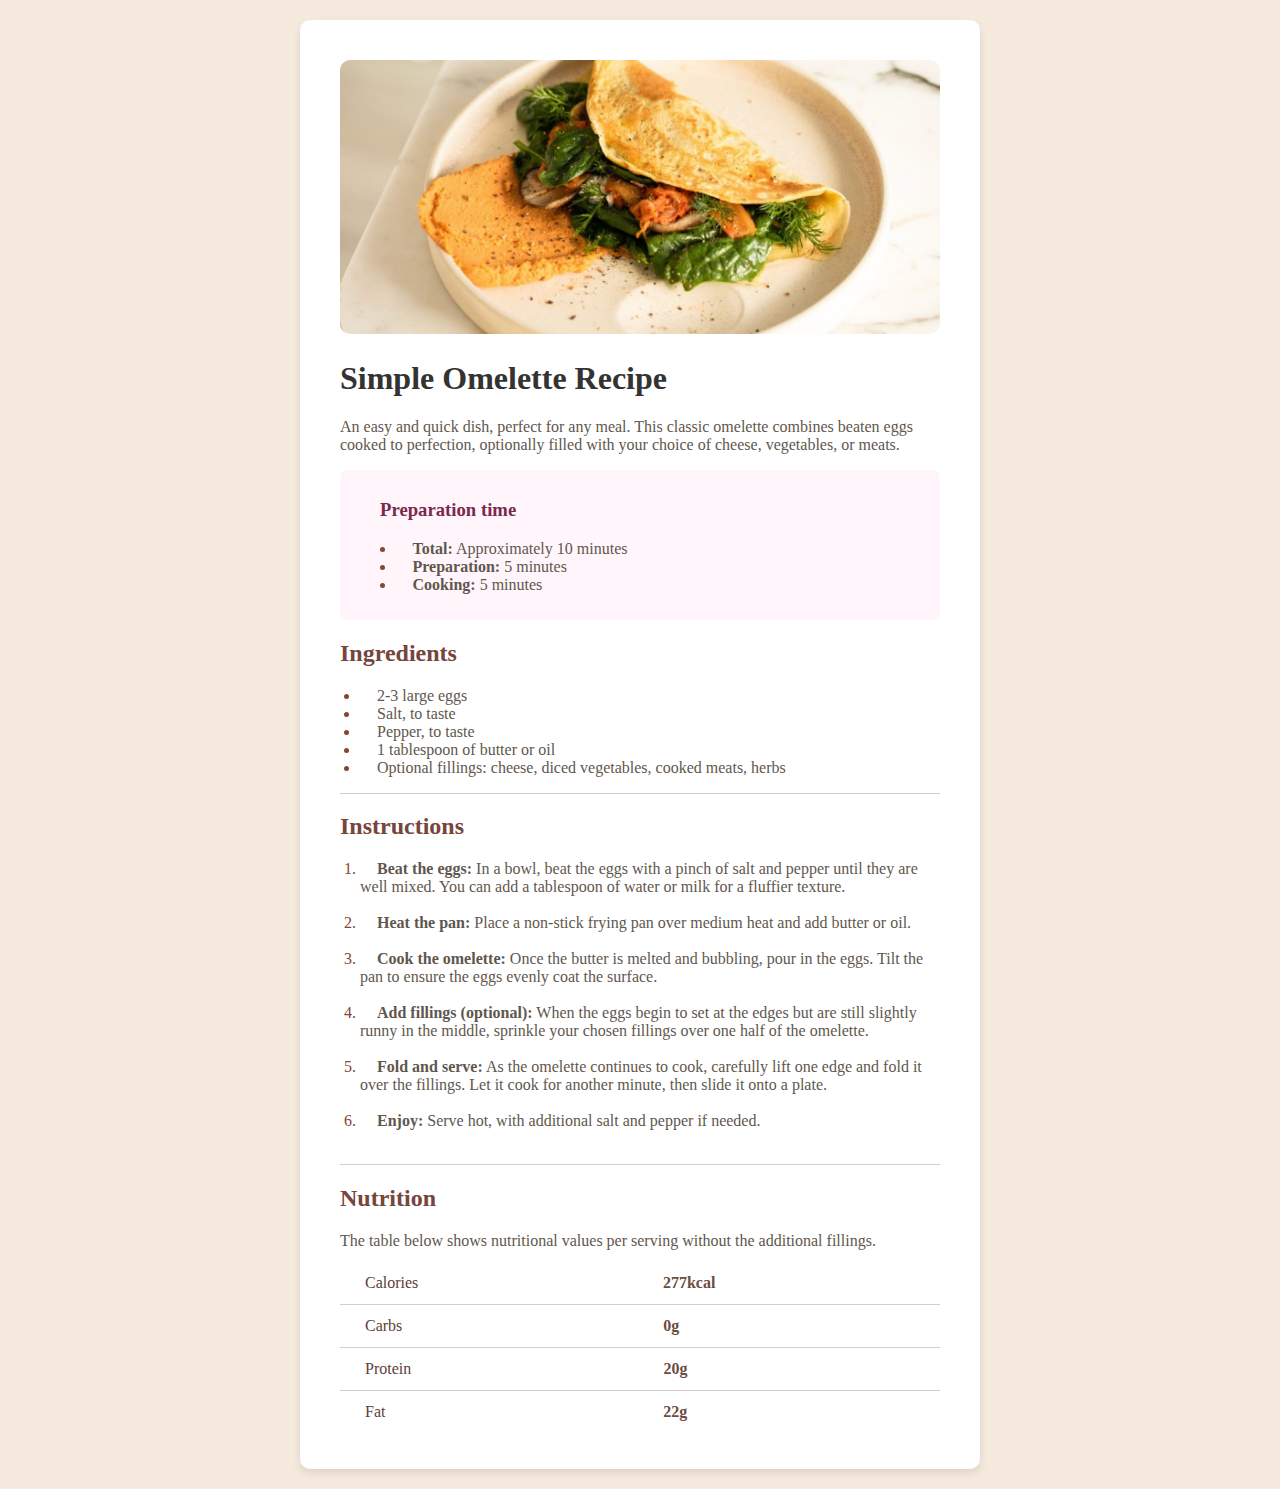
<file: index.html>
<!DOCTYPE html>
<html lang="en">
<head>
    <meta charset="UTF-8">
    <meta name="viewport" content="width=device-width, initial-scale=1.0">
    <title>Simple Omelette Recipe</title>
    <link rel="stylesheet" crossorigin href="style.css">
</head>
<body>
  <div class="container">
    <img src="image-omelette.jpeg" alt="Simple Omelette">
    <h1>Simple Omelette Recipe</h1>

    <p>An easy and quick dish, perfect for any meal. This classic omelette combines beaten eggs cooked 
    to perfection, optionally filled with your choice of cheese, vegetables, or meats.</p>

    <div class="prep-time">
        <h3>Preparation time</h3>
      <ul>
        <li class="brownbullet"><strong>Total:</strong> Approximately 10 minutes</li>
        <li class="brownbullet"><strong>Preparation:</strong> 5 minutes</li>
        <li class="brownbullet"><strong>Cooking:</strong> 5 minutes</li>
      </ul>
    </div>
  

  <h2>Ingredients</h2>
  <div class="ingredients">
<ul>
  <li> 2-3 large eggs</li>
  <li>Salt, to taste</li>
  <li> Pepper, to taste </li>
  <li> 1 tablespoon of butter or oil</li>
  <li> Optional fillings: cheese, diced vegetables, cooked meats, herbs</li>
</ul>
  </div>
  <hr>

    <h2>Instructions</h2>
    <div class="instruct">
  <ol>
    <li><strong>Beat the eggs:</strong> In a bowl, beat the eggs with a pinch of salt and pepper until they are well mixed. 
    You can add a tablespoon of water or milk for a fluffier texture.</li> <br>

    <li><strong>Heat the pan:</strong> Place a non-stick frying pan over medium heat and add butter or oil.</li> <br>

   <li><strong>Cook the omelette:</strong> Once the butter is melted and bubbling, pour in the eggs. Tilt the pan to ensure 
    the eggs evenly coat the surface.</li> <br>

    <li><strong>Add fillings (optional):</strong> When the eggs begin to set at the edges but are still slightly runny in the 
    middle, sprinkle your chosen fillings over one half of the omelette.</li> <br>

    <li><strong>Fold and serve:</strong> As the omelette continues to cook, carefully lift one edge and fold it over the 
    fillings. Let it cook for another minute, then slide it onto a plate.</li> <br>

    <li><strong>Enjoy:</strong> Serve hot, with additional salt and pepper if needed.</li> <br>
  </ol>
</div>
<hr>
<div class="nutrition">
  <h2>Nutrition</h2>

  <p>The table below shows nutritional values per serving without the additional fillings.</p>
  <div class="nutritionalitem">
    <span style="text-indent: 25px;">Calories</span> <span class="value" style="text-indent: 20px;"> 277kcal </span> <br>
    </div>
    <hr>
    <div class="nutritionalitem">
    <span style="text-indent: 25px;">Carbs</span> <span class="value">0g</span> <br>
    </div>
    <hr>
    <div class="nutritionalitem">
   <span style="text-indent: 25px;">Protein</span> <span class="value">20g</span> <br>
    </div>
    <hr>
    <div class="nutritionalitem">
    <span style="text-indent: 25px;">Fat</span>  <span class="value" style="text-indent: 25px;">22g</span> <br>
    </div>

  </div>
</div>
</div>
</body>
</html>
</file>
<file: style.css>
body {
    font-family:outfit ;
    font-size: 16px;
    background-color: #f5eadd;
    margin: 0;
    padding: 0;
    display: flex;
    justify-content: center;
}
.h3{
    font-family: outfit;
}
p{
    font-size: 16px;
}
li, p{
    color: hsl(30, 10%, 34%);
}
h1,h2{
    font-family: young-serif;
}
h3{
    text-indent: 30px;
}
.prep-time li{
    text-indent: 17px;
    
}
.prep-time ul{
    padding-left: 45.5px;
}
li::marker{
    
    color:hsl(14, 45%, 36%);
}
strong{
color: hsl(30, 10%, 34%);
}
.container {
    max-width: 600px;
    background: white;
    padding: 40px;
    border-radius: 10px;
    box-shadow: 0px 4px 10px rgba(0, 0, 0, 0.1);
    margin: 20px;
}
img {
    width: 100%;
    border-radius: 10px;
}
ol li{
    text-indent: 17px;
    
}
 .ingredients li{
    text-indent: 17px;

}
h1 {
    color: #333;
}
.prep-time {
    background: hsl(330, 100%, 98%);
    padding: 10px;
    border-radius: 8px;
}
h3{
    color: hsl(332, 51%, 32%);
}
.prep-time p {
    margin: 5px 0;
}
h2 {
    color: #76453b;
}
ul, ol {
    padding-left: 20px;
}

.nutritionalitem {
    display: flex;
    justify-content: space-between;
    padding: 8px 0;
    font-size: 16px;
    color: #5D4037;
}

.nutritionalitem .value {
    font-weight: bold;
    color: #6D4C41;
}

hr {
    border: none;
    height: 1px;
    background-color: #D7CCC8; 
    margin: 4px 0;
}
</file>
